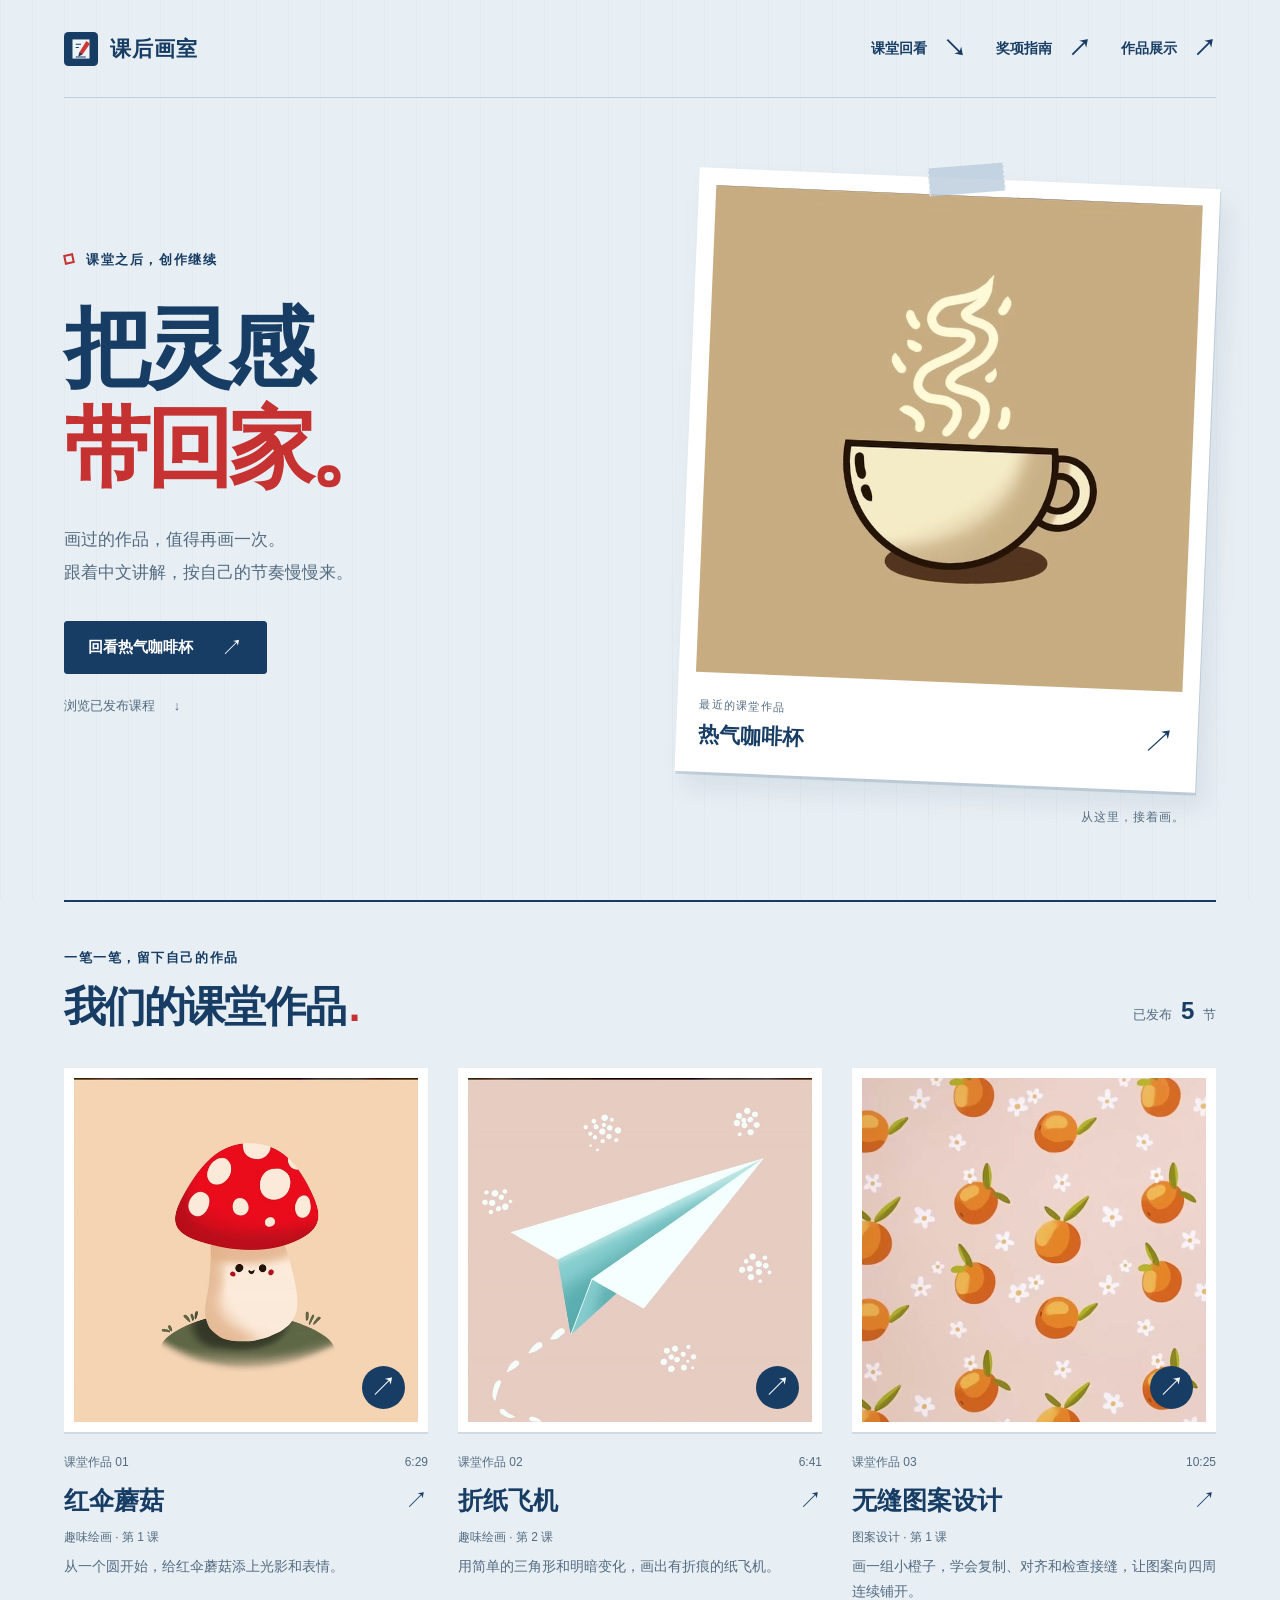
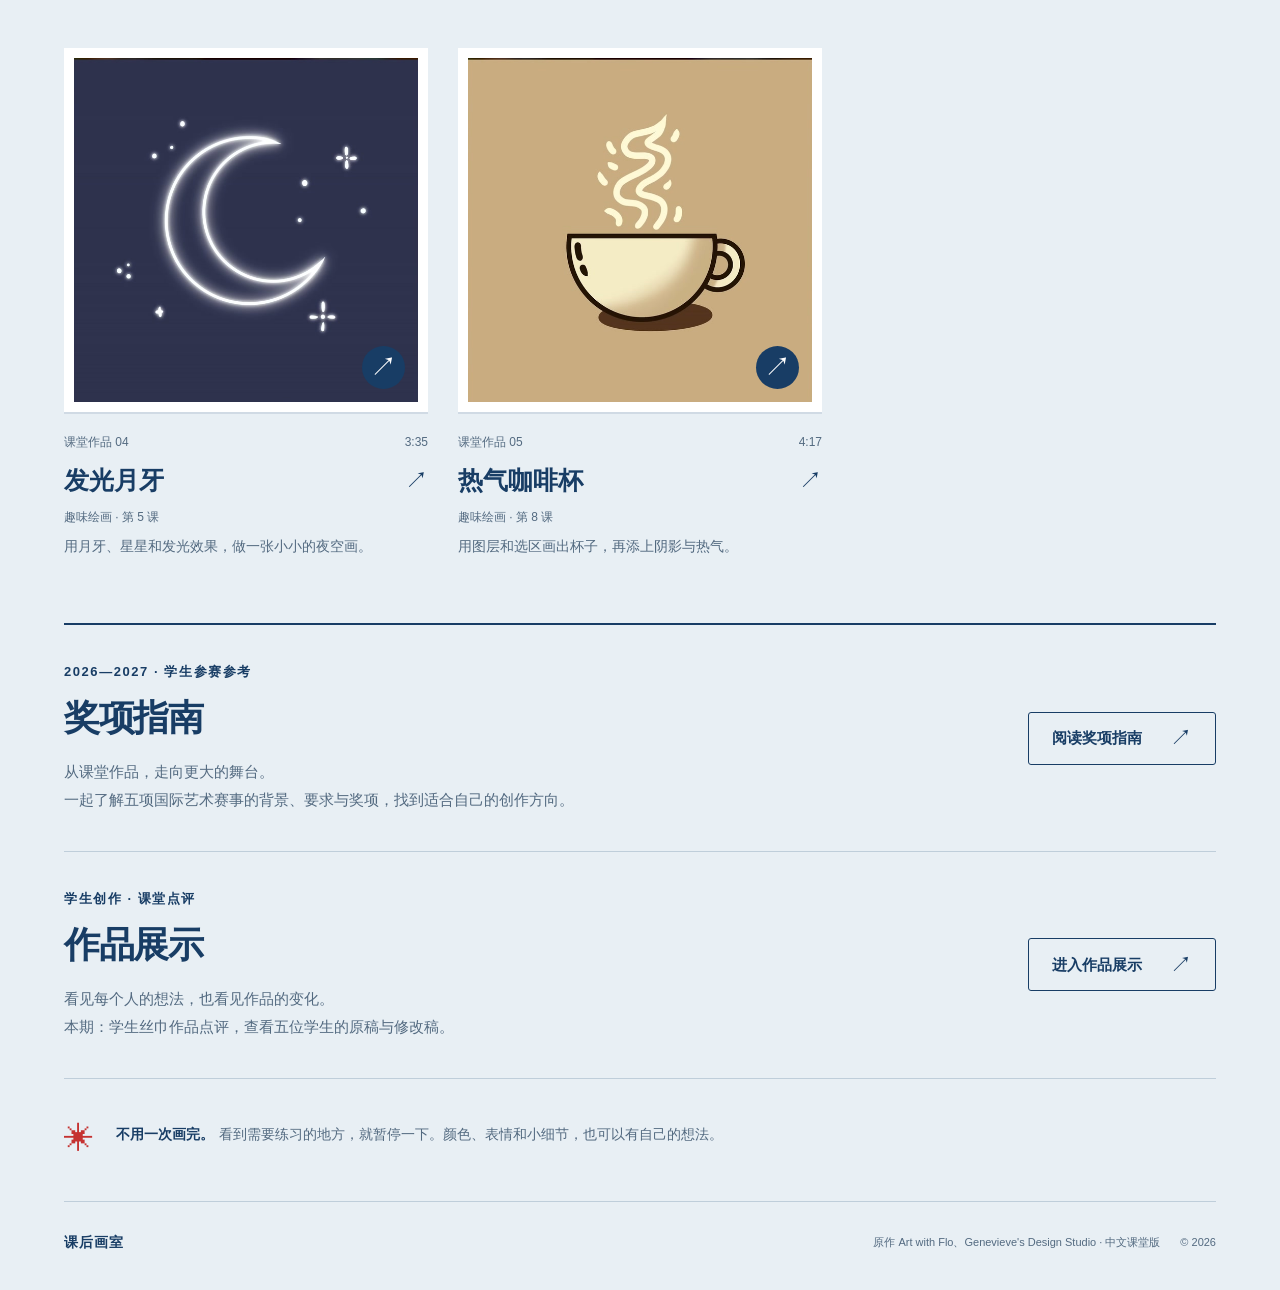
<file: index.html>
<!doctype html>
<html lang="zh-CN">
<head>
  <meta charset="utf-8">
  <meta name="viewport" content="width=device-width, initial-scale=1">
  <meta name="theme-color" content="#e8eff4">
  <meta name="robots" content="noindex, nofollow">
  <meta name="description" content="课后画室：回看课堂作品，跟着中文讲解，在家慢慢画。">
  <title>课后画室 · 把灵感带回家</title>
  <link rel="icon" href="./assets/icon.svg" type="image/svg+xml">
  <link rel="stylesheet" href="./assets/site.css">
</head>
<body class="home-page">
  <a class="skip-link" href="#main">跳到课程内容</a>
  <header class="site-header wrap">
    <a class="brand" href="./" aria-label="课后画室首页"><img src="./assets/icon.svg" width="34" height="34" alt=""><span>课后画室</span></a>
    <nav class="header-nav" aria-label="主导航">
      <a class="header-link" href="#lessons">课堂回看 <span aria-hidden="true">↘</span></a>
      <a class="header-link" href="./awards/">奖项指南 <span aria-hidden="true">↗</span></a>
      <a class="header-link" href="./showcase/">作品展示 <span aria-hidden="true">↗</span></a>
    </nav>
  </header>

  <main id="main">
    <section class="home-hero wrap" aria-labelledby="hero-heading">
      <div class="hero-copy">
        <p class="eyebrow"><span class="tiny-mark" aria-hidden="true"></span> 课堂之后，创作继续</p>
        <h1 id="hero-heading">把灵感<br><span>带回家。</span></h1>
        <p class="hero-description">画过的作品，值得再画一次。<br>跟着中文讲解，按自己的节奏慢慢来。</p>
        <a class="button primary" href="l/VNIhfm0OSdAI7K_mkIyEwQ/">回看热气咖啡杯 <span aria-hidden="true">↗</span></a>
        <a class="hero-index-link" href="#lessons">浏览已发布课程 <span aria-hidden="true">↓</span></a>
      </div>
      <a class="hero-art" href="l/VNIhfm0OSdAI7K_mkIyEwQ/" aria-label="回看：热气咖啡杯">
        <div class="art-pin" aria-hidden="true"></div>
        <div class="hero-art-paper"><img class="hero-art-image" src="assets/VNIhfm0OSdAI7K_mkIyEwQ.jpg" width="720" height="720" alt="热气咖啡杯课堂示范作品" fetchpriority="high"><div class="art-caption"><span>最近的课堂作品</span><strong>热气咖啡杯</strong><span class="art-open" aria-hidden="true">↗</span></div></div>
        <span class="art-note" aria-hidden="true">从这里，接着画。</span>
      </a>
    </section>

    <section class="lesson-collection wrap" id="lessons" aria-labelledby="lessons-heading">
      <div class="section-heading"><div><p class="eyebrow">一笔一笔，留下自己的作品</p><h2 id="lessons-heading">我们的课堂作品<span class="heading-dot" aria-hidden="true">.</span></h2></div><p class="published-count">已发布 <strong>5</strong> 节</p></div>
      <div class="lesson-grid"><article class="lesson-card"><a class="card-image-link" href="l/awlVylWXCOuDJbxlcm9bDA/" tabindex="-1" aria-hidden="true"><div class="card-image-frame"><img src="assets/awlVylWXCOuDJbxlcm9bDA.jpg" width="720" height="720" alt="" loading="lazy"></div><span class="card-play" aria-hidden="true">↗</span></a><div class="card-copy"><div class="card-kicker"><span>课堂作品 01</span><span>6:29</span></div><h3><a href="l/awlVylWXCOuDJbxlcm9bDA/">红伞蘑菇 <span aria-hidden="true">↗</span></a></h3><p class="series-label">趣味绘画 · 第 1 课</p><p>从一个圆开始，给红伞蘑菇添上光影和表情。</p></div></article>

<article class="lesson-card"><a class="card-image-link" href="l/0TWHu1DPAZ_sBBAA4zRdvg/" tabindex="-1" aria-hidden="true"><div class="card-image-frame"><img src="assets/0TWHu1DPAZ_sBBAA4zRdvg.jpg" width="720" height="720" alt="" loading="lazy"></div><span class="card-play" aria-hidden="true">↗</span></a><div class="card-copy"><div class="card-kicker"><span>课堂作品 02</span><span>6:41</span></div><h3><a href="l/0TWHu1DPAZ_sBBAA4zRdvg/">折纸飞机 <span aria-hidden="true">↗</span></a></h3><p class="series-label">趣味绘画 · 第 2 课</p><p>用简单的三角形和明暗变化，画出有折痕的纸飞机。</p></div></article>

<article class="lesson-card"><a class="card-image-link" href="l/iGVx2f7fR2mhx8bdkIx32Q/" tabindex="-1" aria-hidden="true"><div class="card-image-frame"><img src="assets/iGVx2f7fR2mhx8bdkIx32Q.jpg" width="720" height="720" alt="" loading="lazy"></div><span class="card-play" aria-hidden="true">↗</span></a><div class="card-copy"><div class="card-kicker"><span>课堂作品 03</span><span>10:25</span></div><h3><a href="l/iGVx2f7fR2mhx8bdkIx32Q/">无缝图案设计 <span aria-hidden="true">↗</span></a></h3><p class="series-label">图案设计 · 第 1 课</p><p>画一组小橙子，学会复制、对齐和检查接缝，让图案向四周连续铺开。</p></div></article>

<article class="lesson-card"><a class="card-image-link" href="l/a0CzxOFR4x_0K5dUgS87bQ/" tabindex="-1" aria-hidden="true"><div class="card-image-frame"><img src="assets/a0CzxOFR4x_0K5dUgS87bQ.jpg" width="720" height="720" alt="" loading="lazy"></div><span class="card-play" aria-hidden="true">↗</span></a><div class="card-copy"><div class="card-kicker"><span>课堂作品 04</span><span>3:35</span></div><h3><a href="l/a0CzxOFR4x_0K5dUgS87bQ/">发光月牙 <span aria-hidden="true">↗</span></a></h3><p class="series-label">趣味绘画 · 第 5 课</p><p>用月牙、星星和发光效果，做一张小小的夜空画。</p></div></article>

<article class="lesson-card"><a class="card-image-link" href="l/VNIhfm0OSdAI7K_mkIyEwQ/" tabindex="-1" aria-hidden="true"><div class="card-image-frame"><img src="assets/VNIhfm0OSdAI7K_mkIyEwQ.jpg" width="720" height="720" alt="" loading="lazy"></div><span class="card-play" aria-hidden="true">↗</span></a><div class="card-copy"><div class="card-kicker"><span>课堂作品 05</span><span>4:17</span></div><h3><a href="l/VNIhfm0OSdAI7K_mkIyEwQ/">热气咖啡杯 <span aria-hidden="true">↗</span></a></h3><p class="series-label">趣味绘画 · 第 8 课</p><p>用图层和选区画出杯子，再添上阴影与热气。</p></div></article>
</div>
    </section>

    <section class="awards-guide wrap" aria-labelledby="awards-heading">
      <div><p class="eyebrow">2026—2027 · 学生参赛参考</p><h2 id="awards-heading">奖项指南</h2><p class="awards-description">从课堂作品，走向更大的舞台。<br>一起了解五项国际艺术赛事的背景、要求与奖项，找到适合自己的创作方向。</p></div>
      <a class="button secondary" href="./awards/">阅读奖项指南 <span aria-hidden="true">↗</span></a>
    </section>

    <section class="awards-guide showcase-guide wrap" aria-labelledby="showcase-heading">
      <div><p class="eyebrow">学生创作 · 课堂点评</p><h2 id="showcase-heading">作品展示</h2><p class="awards-description">看见每个人的想法，也看见作品的变化。<br>本期：学生丝巾作品点评，查看五位学生的原稿与修改稿。</p></div>
      <a class="button secondary" href="./showcase/">进入作品展示 <span aria-hidden="true">↗</span></a>
    </section>

    <aside class="home-note wrap" aria-label="回看小建议"><span class="note-symbol" aria-hidden="true">✳</span><p><strong>不用一次画完。</strong>看到需要练习的地方，就暂停一下。颜色、表情和小细节，也可以有自己的想法。</p></aside>
  </main>
  <footer class="site-footer wrap"><a class="footer-brand" href="./">课后画室</a><p>原作 Art with Flo、Genevieve&#x27;s Design Studio · 中文课堂版</p><span>© 2026</span></footer>
</body>
</html>
</file>
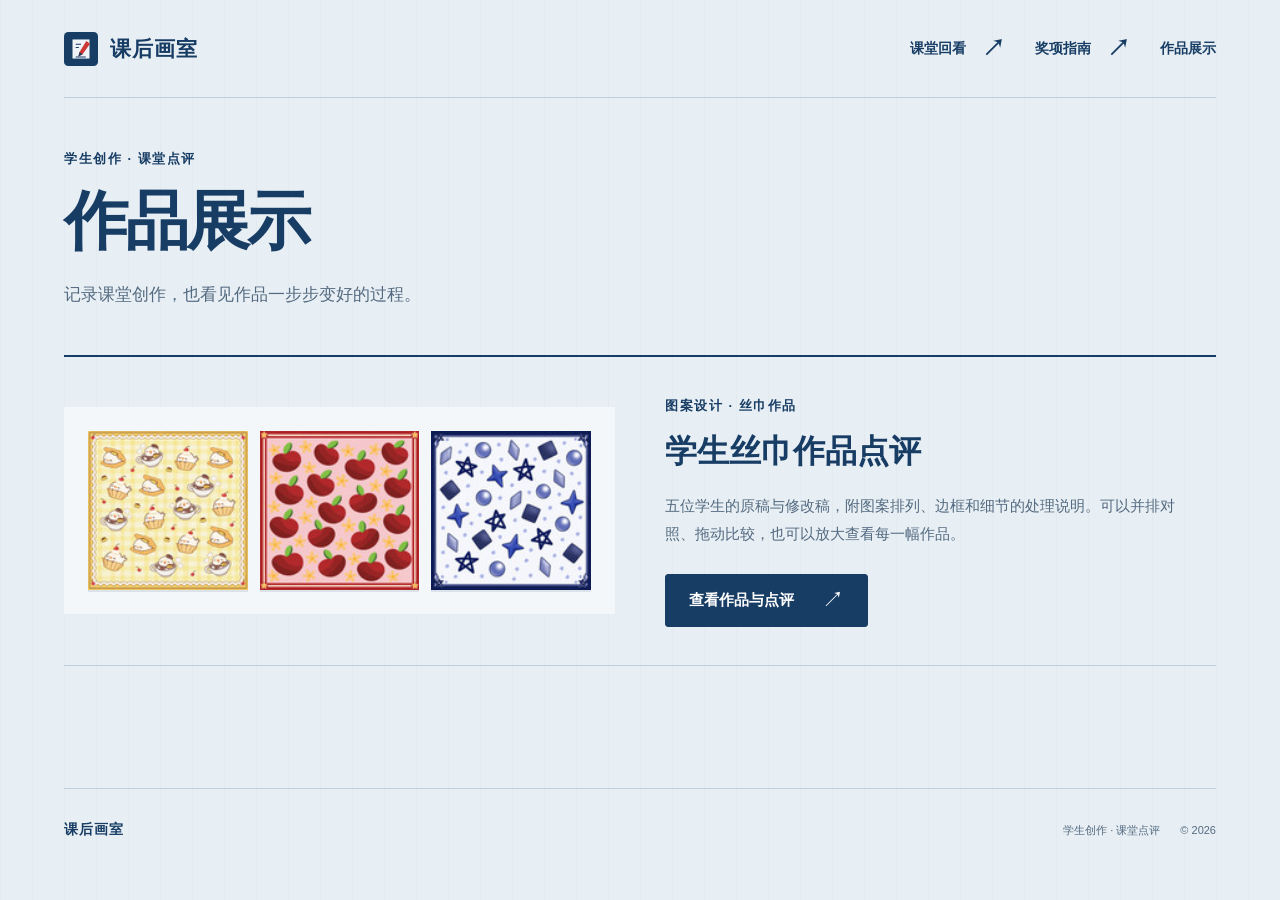
<file: showcase/index.html>
<!doctype html>
<html lang="zh-CN">
<head>
  <meta charset="utf-8">
  <meta name="viewport" content="width=device-width, initial-scale=1">
  <meta name="theme-color" content="#e8eff4">
  <meta name="robots" content="noindex, nofollow">
  <meta name="description" content="课后画室作品展示：学生创作、原稿与修改稿，以及课堂点评。">
  <title>作品展示 · 课后画室</title>
  <link rel="icon" href="../assets/icon.svg" type="image/svg+xml">
  <link rel="stylesheet" href="../assets/site.css">
</head>
<body>
  <a class="skip-link" href="#main">跳到作品内容</a>
  <header class="site-header wrap">
    <a class="brand" href="../" aria-label="课后画室首页"><img src="../assets/icon.svg" width="34" height="34" alt=""><span>课后画室</span></a>
    <nav class="header-nav" aria-label="主导航">
      <a class="header-link" href="../#lessons">课堂回看 <span aria-hidden="true">↗</span></a>
      <a class="header-link" href="../awards/">奖项指南 <span aria-hidden="true">↗</span></a>
      <a class="header-link" href="./" aria-current="page">作品展示</a>
    </nav>
  </header>
  <main id="main" class="showcase-main wrap">
    <div class="showcase-intro">
      <p class="eyebrow">学生创作 · 课堂点评</p>
      <h1>作品展示</h1>
      <p>记录课堂创作，也看见作品一步步变好的过程。</p>
    </div>
    <article class="showcase-entry" aria-labelledby="scarf-title">
      <a class="showcase-preview" href="./scarf-review/" aria-label="打开学生丝巾作品点评"><img src="[data-uri]" width="144" height="144" alt=""><img src="[data-uri]" width="144" height="144" alt=""><img src="[data-uri]" width="144" height="144" alt=""></a>
      <div>
        <p class="eyebrow">图案设计 · 丝巾作品</p>
        <h2 id="scarf-title"><a href="./scarf-review/">学生丝巾作品点评</a></h2>
        <p class="showcase-entry-description">五位学生的原稿与修改稿，附图案排列、边框和细节的处理说明。可以并排对照、拖动比较，也可以放大查看每一幅作品。</p>
        <a class="button primary" href="./scarf-review/">查看作品与点评 <span aria-hidden="true">↗</span></a>
      </div>
    </article>
  </main>
  <footer class="site-footer wrap"><a class="footer-brand" href="../">课后画室</a><p>学生创作 · 课堂点评</p><span>© 2026</span></footer>
</body>
</html>
</file>
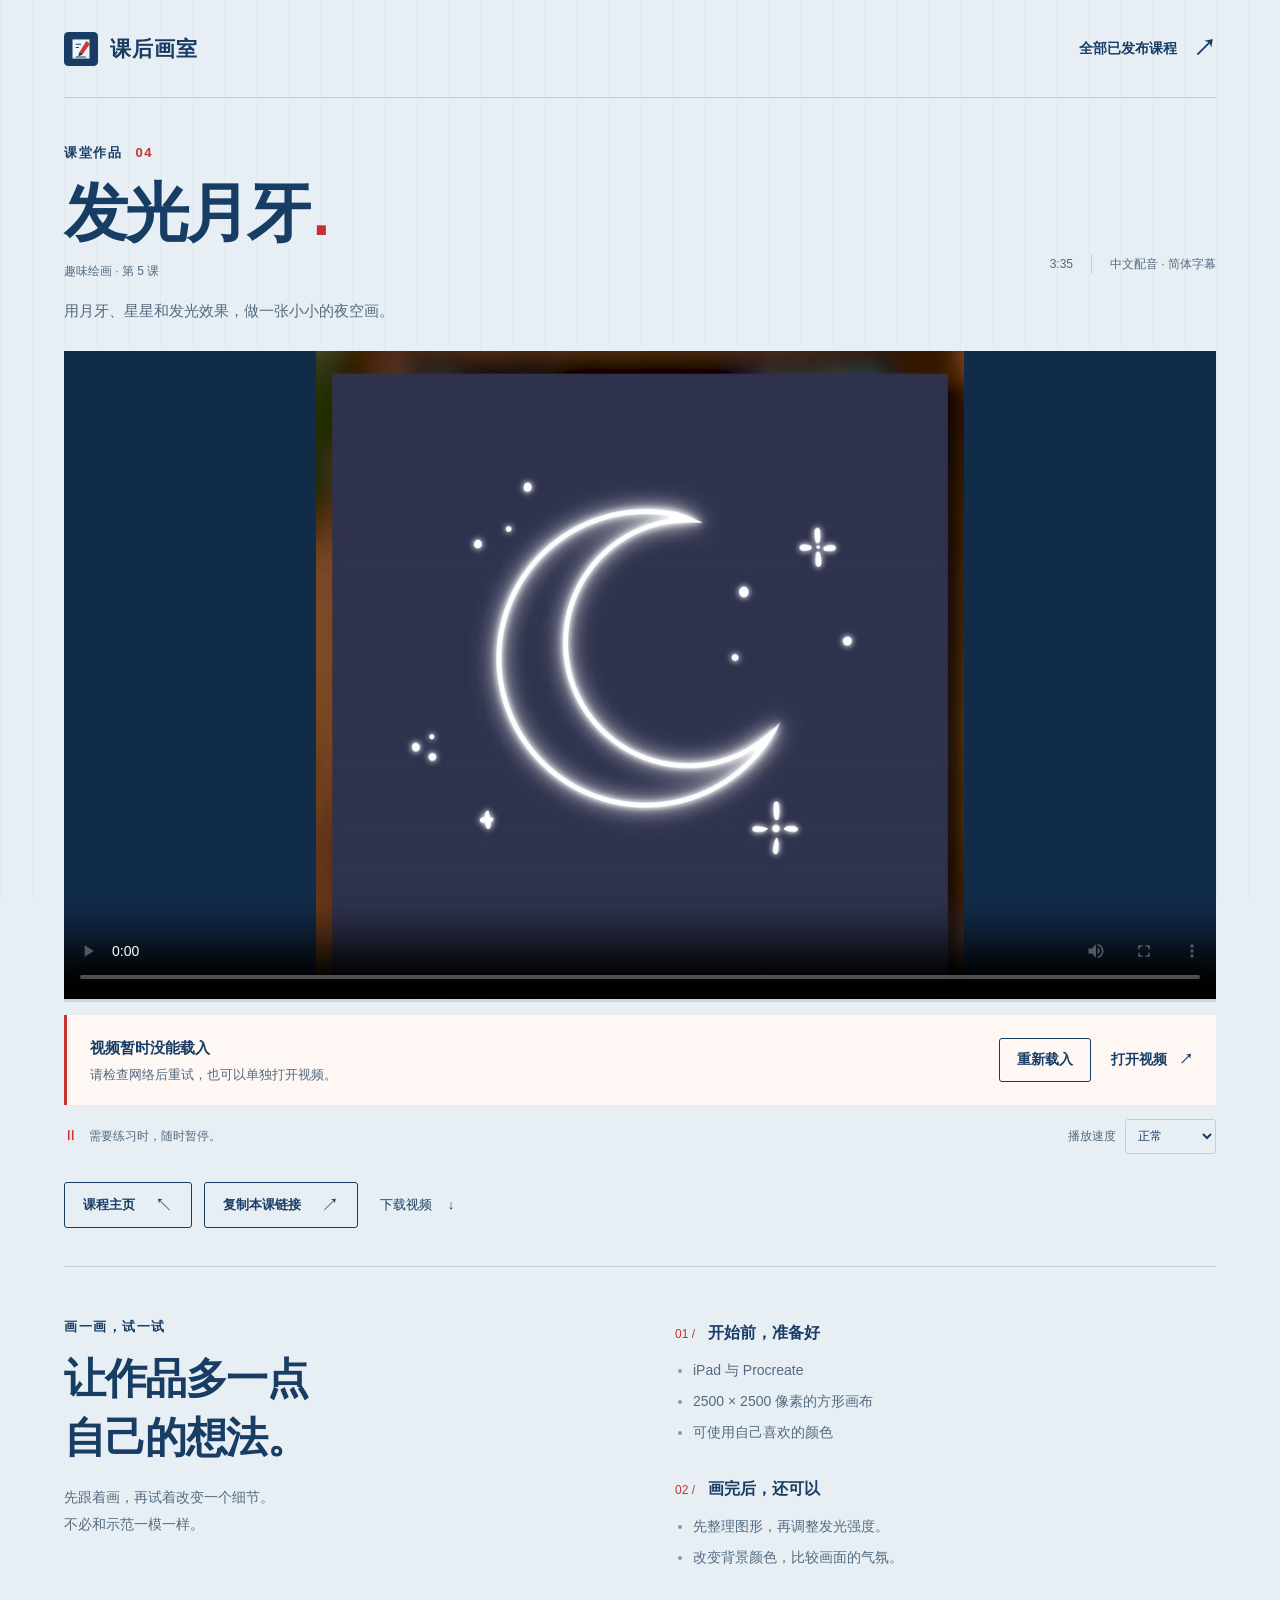
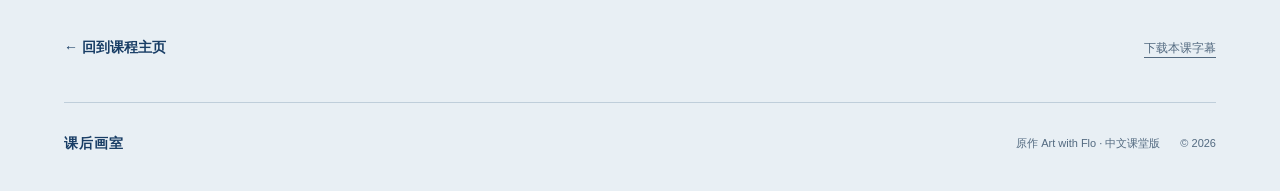
<file: l/a0CzxOFR4x_0K5dUgS87bQ/index.html>
<!doctype html>
<html lang="zh-CN">
<head>
  <meta charset="utf-8">
  <meta name="viewport" content="width=device-width, initial-scale=1">
  <meta name="theme-color" content="#e8eff4">
  <meta name="robots" content="noindex, nofollow">
  <meta name="description" content="用月牙、星星和发光效果，做一张小小的夜空画。">
  <title>发光月牙 · 课后画室</title>
  <link rel="icon" href="../../assets/icon.svg" type="image/svg+xml">
  <link rel="stylesheet" href="../../assets/site.css">
  <script src="../../assets/player.js" defer></script>
</head>
<body class="lesson-page">
  <a class="skip-link" href="#main">跳到课程内容</a>
  <header class="site-header wrap"><a class="brand" href="../../" aria-label="课后画室首页"><img src="../../assets/icon.svg" width="34" height="34" alt=""><span>课后画室</span></a><a class="header-link" href="../../">全部已发布课程 <span aria-hidden="true">↗</span></a></header>

  <main id="main" class="wrap lesson-main">
    <header class="lesson-heading"><div><p class="eyebrow">课堂作品 <span class="lesson-number">04</span></p><h1>发光月牙<span class="heading-dot" aria-hidden="true">.</span></h1><p class="series-label">趣味绘画 · 第 5 课</p></div><p class="lesson-meta"><span>3:35</span><span>中文配音 · 简体字幕</span></p></header>
    <p class="lesson-description">用月牙、星星和发光效果，做一张小小的夜空画。</p>

    <section class="watch-section" aria-label="发光月牙课程视频">
      <div class="video-shell"><video id="lesson-video" controls playsinline preload="metadata" poster="../../assets/a0CzxOFR4x_0K5dUgS87bQ.jpg" data-lesson="https://NilsonC-hub.github.io/after-class-art/l/a0CzxOFR4x_0K5dUgS87bQ/" aria-label="发光月牙教学视频"><source src="../../media/a0CzxOFR4x_0K5dUgS87bQ.mp4" type="video/mp4"><p>浏览器无法播放视频。<a href="../../media/a0CzxOFR4x_0K5dUgS87bQ.mp4">打开视频文件</a>继续观看。</p></video></div>
      <div class="player-loading" id="player-loading" role="status" hidden>正在载入视频，请稍候…</div>
      <div class="player-error" id="player-error" role="alert" hidden><div><strong>视频暂时没能载入</strong><p>请检查网络后重试，也可以单独打开视频。</p></div><div class="error-actions"><button class="button compact" id="retry-video" type="button">重新载入</button><a class="text-link" href="../../media/a0CzxOFR4x_0K5dUgS87bQ.mp4" target="_blank" rel="noopener">打开视频 <span aria-hidden="true">↗</span></a></div></div>
      <div class="player-toolbar"><p class="player-hint"><span aria-hidden="true">Ⅱ</span> 需要练习时，随时暂停。</p><label class="playback-speed" id="speed-control" hidden>播放速度 <select id="playback-speed" aria-label="播放速度"><option value="0.75">0.75 倍</option><option value="1" selected>正常</option><option value="1.25">1.25 倍</option><option value="1.5">1.5 倍</option></select></label></div>
      <div class="resume-note" id="resume-note" hidden><p id="resume-message"></p><button class="text-link" id="resume-video" type="button">接着看 <span aria-hidden="true">→</span></button><button class="resume-dismiss" id="dismiss-resume" type="button" aria-label="关闭继续播放提示">×</button></div>
    </section>

    <section class="lesson-tools" aria-label="课程分享与保存"><div class="tool-links"><a class="button secondary" href="../../">课程主页 <span aria-hidden="true">↖</span></a><button class="button secondary" id="copy-link" data-url="https://NilsonC-hub.github.io/after-class-art/l/a0CzxOFR4x_0K5dUgS87bQ/" type="button" hidden>复制本课链接 <span aria-hidden="true">↗</span></button><a class="download-link" href="../../media/a0CzxOFR4x_0K5dUgS87bQ.mp4" download>下载视频 <span aria-hidden="true">↓</span></a></div><p class="copy-status" id="copy-status" role="status" aria-live="polite"></p><div class="copy-fallback" id="copy-fallback" hidden><label for="share-url">长按或选中下方链接复制</label><input id="share-url" type="url" value="https://NilsonC-hub.github.io/after-class-art/l/a0CzxOFR4x_0K5dUgS87bQ/" readonly spellcheck="false" aria-label="本课分享链接"></div></section>

    <section class="practice-area" aria-label="课后练习"><div class="practice-intro"><p class="eyebrow">画一画，试一试</p><h2>让作品多一点<br>自己的想法。</h2><p>先跟着画，再试着改变一个细节。<br>不必和示范一模一样。</p></div><div class="practice-details"><section><h3><span aria-hidden="true">01 /</span> 开始前，准备好</h3><ul><li>iPad 与 Procreate</li><li>2500 × 2500 像素的方形画布</li><li>可使用自己喜欢的颜色</li></ul></section><section><h3><span aria-hidden="true">02 /</span> 画完后，还可以</h3><ul><li>先整理图形，再调整发光强度。</li><li>改变背景颜色，比较画面的气氛。</li></ul></section></div></section>
    <div class="lesson-bottom"><a class="text-link" href="../../">← 回到课程主页</a><a class="subtle-link" href="../../media/a0CzxOFR4x_0K5dUgS87bQ.srt" download>下载本课字幕</a></div>
  </main>
  <footer class="site-footer wrap"><a class="footer-brand" href="../../">课后画室</a><p>原作 Art with Flo · 中文课堂版</p><span>© 2026</span></footer>
</body>
</html>
</file>
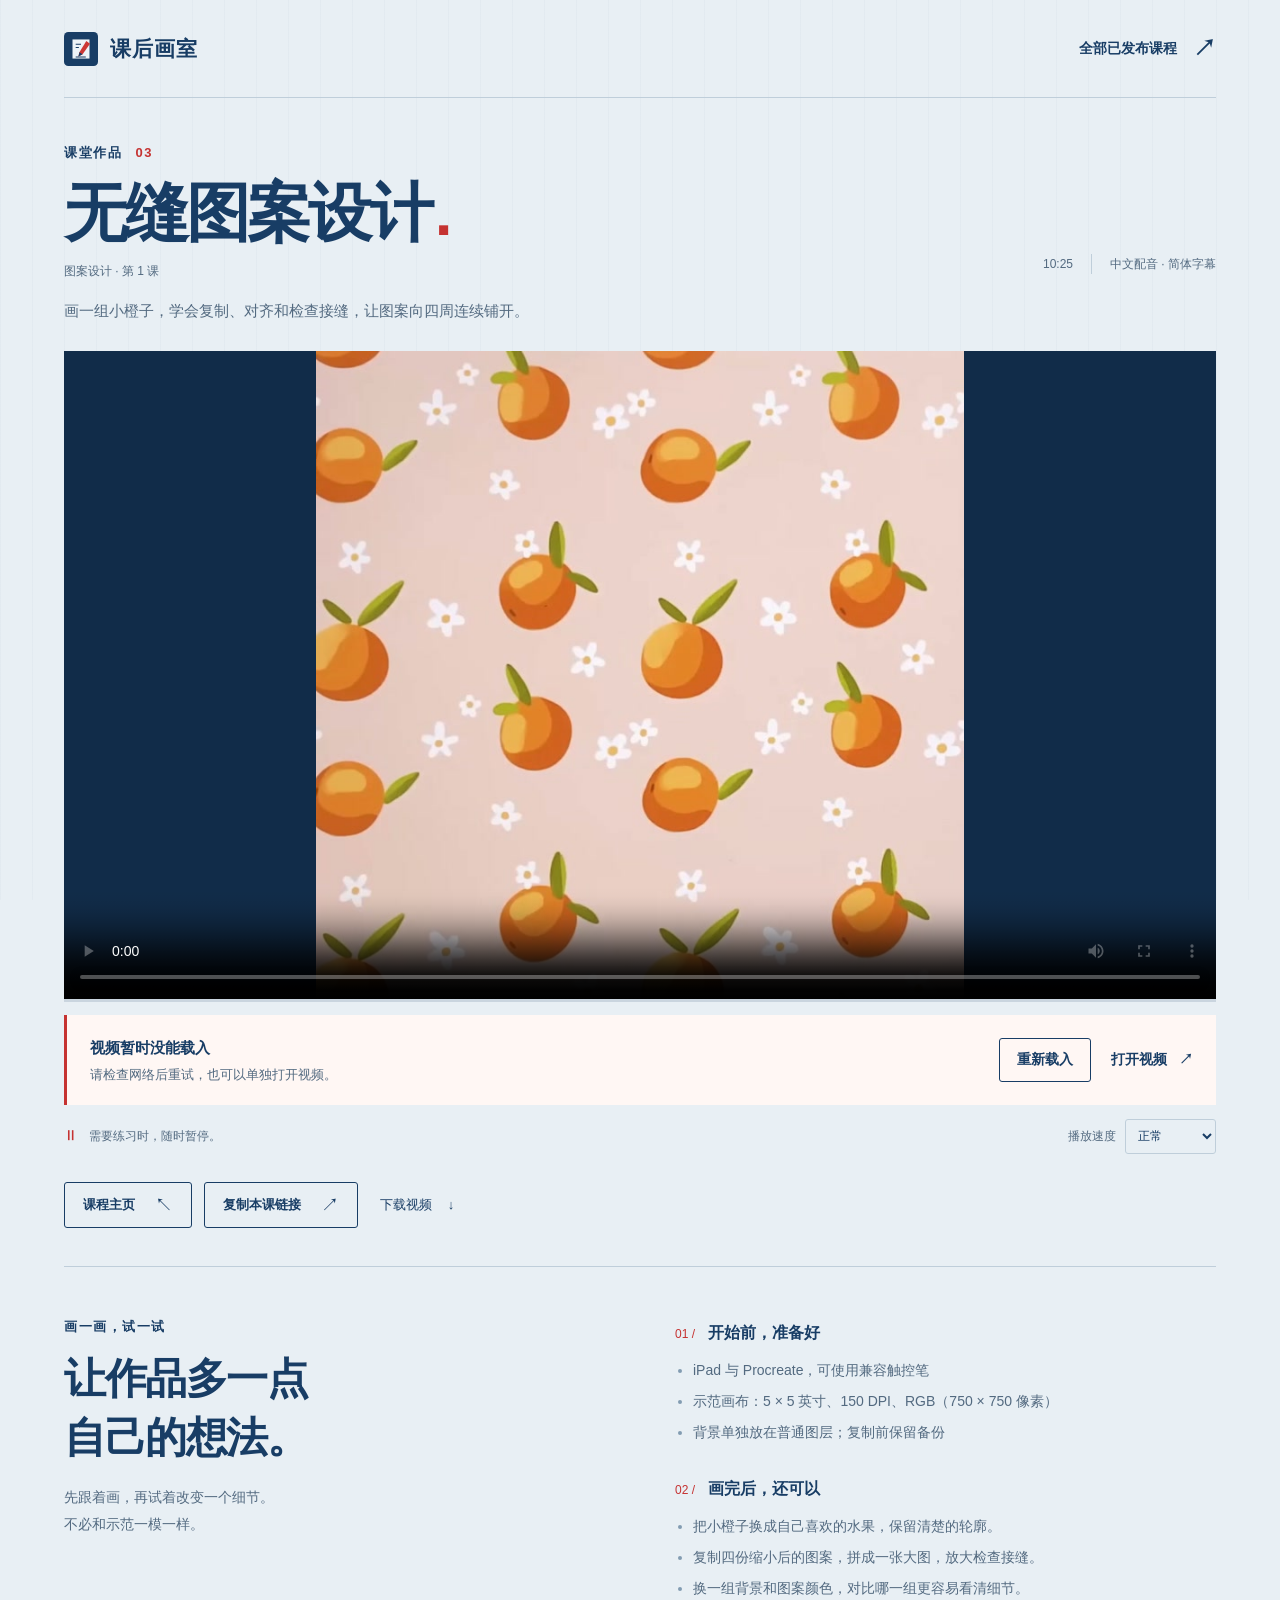
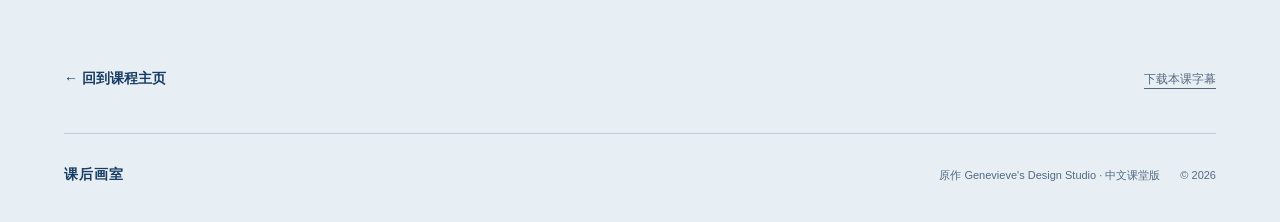
<file: l/iGVx2f7fR2mhx8bdkIx32Q/index.html>
<!doctype html>
<html lang="zh-CN">
<head>
  <meta charset="utf-8">
  <meta name="viewport" content="width=device-width, initial-scale=1">
  <meta name="theme-color" content="#e8eff4">
  <meta name="robots" content="noindex, nofollow">
  <meta name="description" content="画一组小橙子，学会复制、对齐和检查接缝，让图案向四周连续铺开。">
  <title>无缝图案设计 · 课后画室</title>
  <link rel="icon" href="../../assets/icon.svg" type="image/svg+xml">
  <link rel="stylesheet" href="../../assets/site.css">
  <script src="../../assets/player.js" defer></script>
</head>
<body class="lesson-page">
  <a class="skip-link" href="#main">跳到课程内容</a>
  <header class="site-header wrap"><a class="brand" href="../../" aria-label="课后画室首页"><img src="../../assets/icon.svg" width="34" height="34" alt=""><span>课后画室</span></a><a class="header-link" href="../../">全部已发布课程 <span aria-hidden="true">↗</span></a></header>

  <main id="main" class="wrap lesson-main">
    <header class="lesson-heading"><div><p class="eyebrow">课堂作品 <span class="lesson-number">03</span></p><h1>无缝图案设计<span class="heading-dot" aria-hidden="true">.</span></h1><p class="series-label">图案设计 · 第 1 课</p></div><p class="lesson-meta"><span>10:25</span><span>中文配音 · 简体字幕</span></p></header>
    <p class="lesson-description">画一组小橙子，学会复制、对齐和检查接缝，让图案向四周连续铺开。</p>

    <section class="watch-section" aria-label="无缝图案设计课程视频">
      <div class="video-shell"><video id="lesson-video" controls playsinline preload="metadata" poster="../../assets/iGVx2f7fR2mhx8bdkIx32Q.jpg" data-lesson="https://NilsonC-hub.github.io/after-class-art/l/iGVx2f7fR2mhx8bdkIx32Q/" aria-label="无缝图案设计教学视频"><source src="../../media/iGVx2f7fR2mhx8bdkIx32Q.mp4" type="video/mp4"><p>浏览器无法播放视频。<a href="../../media/iGVx2f7fR2mhx8bdkIx32Q.mp4">打开视频文件</a>继续观看。</p></video></div>
      <div class="player-loading" id="player-loading" role="status" hidden>正在载入视频，请稍候…</div>
      <div class="player-error" id="player-error" role="alert" hidden><div><strong>视频暂时没能载入</strong><p>请检查网络后重试，也可以单独打开视频。</p></div><div class="error-actions"><button class="button compact" id="retry-video" type="button">重新载入</button><a class="text-link" href="../../media/iGVx2f7fR2mhx8bdkIx32Q.mp4" target="_blank" rel="noopener">打开视频 <span aria-hidden="true">↗</span></a></div></div>
      <div class="player-toolbar"><p class="player-hint"><span aria-hidden="true">Ⅱ</span> 需要练习时，随时暂停。</p><label class="playback-speed" id="speed-control" hidden>播放速度 <select id="playback-speed" aria-label="播放速度"><option value="0.75">0.75 倍</option><option value="1" selected>正常</option><option value="1.25">1.25 倍</option><option value="1.5">1.5 倍</option></select></label></div>
      <div class="resume-note" id="resume-note" hidden><p id="resume-message"></p><button class="text-link" id="resume-video" type="button">接着看 <span aria-hidden="true">→</span></button><button class="resume-dismiss" id="dismiss-resume" type="button" aria-label="关闭继续播放提示">×</button></div>
    </section>

    <section class="lesson-tools" aria-label="课程分享与保存"><div class="tool-links"><a class="button secondary" href="../../">课程主页 <span aria-hidden="true">↖</span></a><button class="button secondary" id="copy-link" data-url="https://NilsonC-hub.github.io/after-class-art/l/iGVx2f7fR2mhx8bdkIx32Q/" type="button" hidden>复制本课链接 <span aria-hidden="true">↗</span></button><a class="download-link" href="../../media/iGVx2f7fR2mhx8bdkIx32Q.mp4" download>下载视频 <span aria-hidden="true">↓</span></a></div><p class="copy-status" id="copy-status" role="status" aria-live="polite"></p><div class="copy-fallback" id="copy-fallback" hidden><label for="share-url">长按或选中下方链接复制</label><input id="share-url" type="url" value="https://NilsonC-hub.github.io/after-class-art/l/iGVx2f7fR2mhx8bdkIx32Q/" readonly spellcheck="false" aria-label="本课分享链接"></div></section>

    <section class="practice-area" aria-label="课后练习"><div class="practice-intro"><p class="eyebrow">画一画，试一试</p><h2>让作品多一点<br>自己的想法。</h2><p>先跟着画，再试着改变一个细节。<br>不必和示范一模一样。</p></div><div class="practice-details"><section><h3><span aria-hidden="true">01 /</span> 开始前，准备好</h3><ul><li>iPad 与 Procreate，可使用兼容触控笔</li><li>示范画布：5 × 5 英寸、150 DPI、RGB（750 × 750 像素）</li><li>背景单独放在普通图层；复制前保留备份</li></ul></section><section><h3><span aria-hidden="true">02 /</span> 画完后，还可以</h3><ul><li>把小橙子换成自己喜欢的水果，保留清楚的轮廓。</li><li>复制四份缩小后的图案，拼成一张大图，放大检查接缝。</li><li>换一组背景和图案颜色，对比哪一组更容易看清细节。</li></ul></section></div></section>
    <div class="lesson-bottom"><a class="text-link" href="../../">← 回到课程主页</a><a class="subtle-link" href="../../media/iGVx2f7fR2mhx8bdkIx32Q.srt" download>下载本课字幕</a></div>
  </main>
  <footer class="site-footer wrap"><a class="footer-brand" href="../../">课后画室</a><p>原作 Genevieve&#x27;s Design Studio · 中文课堂版</p><span>© 2026</span></footer>
</body>
</html>
</file>
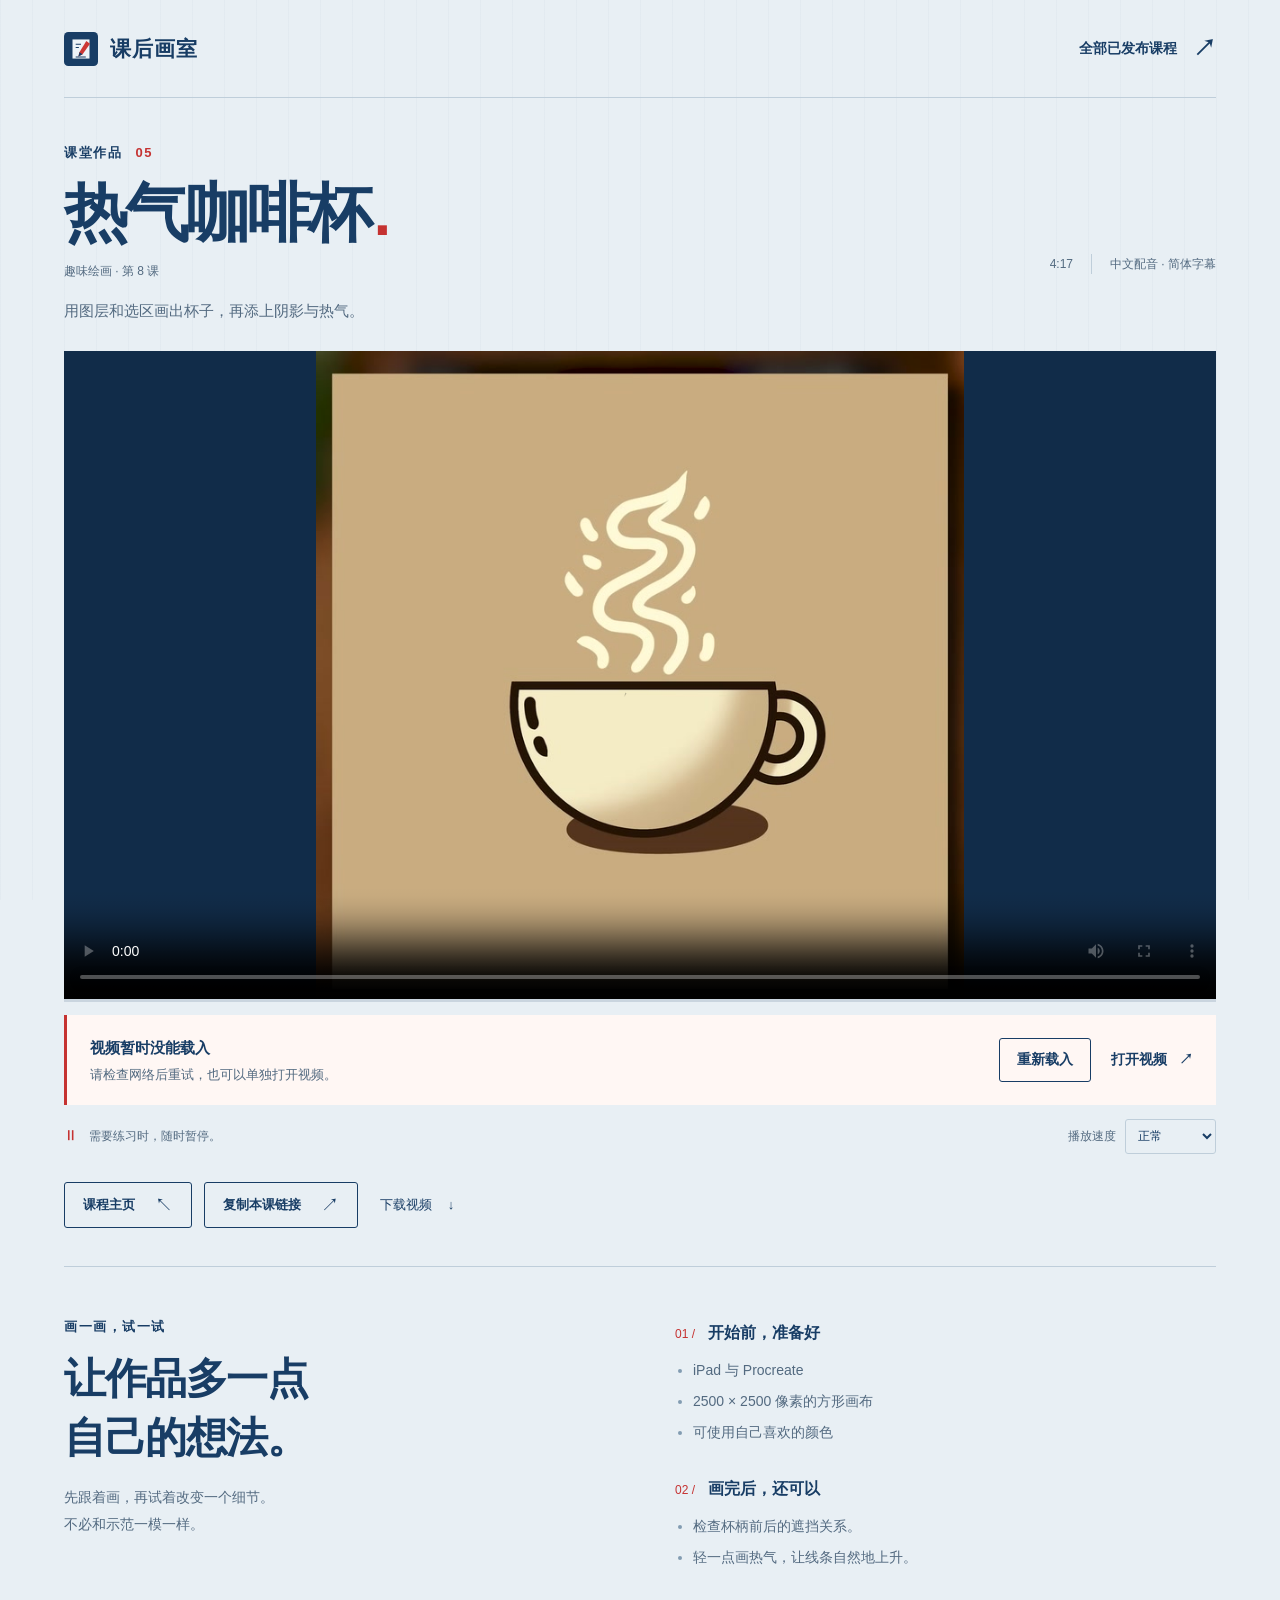
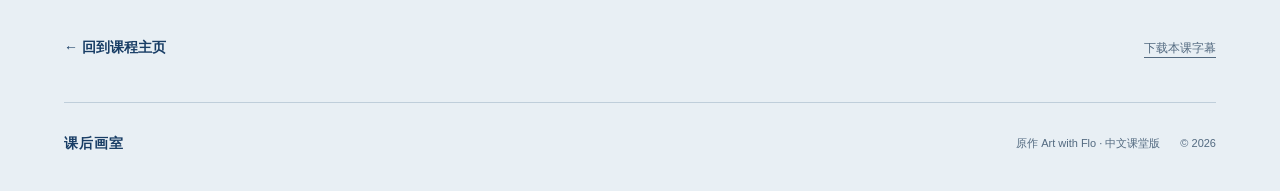
<file: l/VNIhfm0OSdAI7K_mkIyEwQ/index.html>
<!doctype html>
<html lang="zh-CN">
<head>
  <meta charset="utf-8">
  <meta name="viewport" content="width=device-width, initial-scale=1">
  <meta name="theme-color" content="#e8eff4">
  <meta name="robots" content="noindex, nofollow">
  <meta name="description" content="用图层和选区画出杯子，再添上阴影与热气。">
  <title>热气咖啡杯 · 课后画室</title>
  <link rel="icon" href="../../assets/icon.svg" type="image/svg+xml">
  <link rel="stylesheet" href="../../assets/site.css">
  <script src="../../assets/player.js" defer></script>
</head>
<body class="lesson-page">
  <a class="skip-link" href="#main">跳到课程内容</a>
  <header class="site-header wrap"><a class="brand" href="../../" aria-label="课后画室首页"><img src="../../assets/icon.svg" width="34" height="34" alt=""><span>课后画室</span></a><a class="header-link" href="../../">全部已发布课程 <span aria-hidden="true">↗</span></a></header>

  <main id="main" class="wrap lesson-main">
    <header class="lesson-heading"><div><p class="eyebrow">课堂作品 <span class="lesson-number">05</span></p><h1>热气咖啡杯<span class="heading-dot" aria-hidden="true">.</span></h1><p class="series-label">趣味绘画 · 第 8 课</p></div><p class="lesson-meta"><span>4:17</span><span>中文配音 · 简体字幕</span></p></header>
    <p class="lesson-description">用图层和选区画出杯子，再添上阴影与热气。</p>

    <section class="watch-section" aria-label="热气咖啡杯课程视频">
      <div class="video-shell"><video id="lesson-video" controls playsinline preload="metadata" poster="../../assets/VNIhfm0OSdAI7K_mkIyEwQ.jpg" data-lesson="https://NilsonC-hub.github.io/after-class-art/l/VNIhfm0OSdAI7K_mkIyEwQ/" aria-label="热气咖啡杯教学视频"><source src="../../media/VNIhfm0OSdAI7K_mkIyEwQ.mp4" type="video/mp4"><p>浏览器无法播放视频。<a href="../../media/VNIhfm0OSdAI7K_mkIyEwQ.mp4">打开视频文件</a>继续观看。</p></video></div>
      <div class="player-loading" id="player-loading" role="status" hidden>正在载入视频，请稍候…</div>
      <div class="player-error" id="player-error" role="alert" hidden><div><strong>视频暂时没能载入</strong><p>请检查网络后重试，也可以单独打开视频。</p></div><div class="error-actions"><button class="button compact" id="retry-video" type="button">重新载入</button><a class="text-link" href="../../media/VNIhfm0OSdAI7K_mkIyEwQ.mp4" target="_blank" rel="noopener">打开视频 <span aria-hidden="true">↗</span></a></div></div>
      <div class="player-toolbar"><p class="player-hint"><span aria-hidden="true">Ⅱ</span> 需要练习时，随时暂停。</p><label class="playback-speed" id="speed-control" hidden>播放速度 <select id="playback-speed" aria-label="播放速度"><option value="0.75">0.75 倍</option><option value="1" selected>正常</option><option value="1.25">1.25 倍</option><option value="1.5">1.5 倍</option></select></label></div>
      <div class="resume-note" id="resume-note" hidden><p id="resume-message"></p><button class="text-link" id="resume-video" type="button">接着看 <span aria-hidden="true">→</span></button><button class="resume-dismiss" id="dismiss-resume" type="button" aria-label="关闭继续播放提示">×</button></div>
    </section>

    <section class="lesson-tools" aria-label="课程分享与保存"><div class="tool-links"><a class="button secondary" href="../../">课程主页 <span aria-hidden="true">↖</span></a><button class="button secondary" id="copy-link" data-url="https://NilsonC-hub.github.io/after-class-art/l/VNIhfm0OSdAI7K_mkIyEwQ/" type="button" hidden>复制本课链接 <span aria-hidden="true">↗</span></button><a class="download-link" href="../../media/VNIhfm0OSdAI7K_mkIyEwQ.mp4" download>下载视频 <span aria-hidden="true">↓</span></a></div><p class="copy-status" id="copy-status" role="status" aria-live="polite"></p><div class="copy-fallback" id="copy-fallback" hidden><label for="share-url">长按或选中下方链接复制</label><input id="share-url" type="url" value="https://NilsonC-hub.github.io/after-class-art/l/VNIhfm0OSdAI7K_mkIyEwQ/" readonly spellcheck="false" aria-label="本课分享链接"></div></section>

    <section class="practice-area" aria-label="课后练习"><div class="practice-intro"><p class="eyebrow">画一画，试一试</p><h2>让作品多一点<br>自己的想法。</h2><p>先跟着画，再试着改变一个细节。<br>不必和示范一模一样。</p></div><div class="practice-details"><section><h3><span aria-hidden="true">01 /</span> 开始前，准备好</h3><ul><li>iPad 与 Procreate</li><li>2500 × 2500 像素的方形画布</li><li>可使用自己喜欢的颜色</li></ul></section><section><h3><span aria-hidden="true">02 /</span> 画完后，还可以</h3><ul><li>检查杯柄前后的遮挡关系。</li><li>轻一点画热气，让线条自然地上升。</li></ul></section></div></section>
    <div class="lesson-bottom"><a class="text-link" href="../../">← 回到课程主页</a><a class="subtle-link" href="../../media/VNIhfm0OSdAI7K_mkIyEwQ.srt" download>下载本课字幕</a></div>
  </main>
  <footer class="site-footer wrap"><a class="footer-brand" href="../../">课后画室</a><p>原作 Art with Flo · 中文课堂版</p><span>© 2026</span></footer>
</body>
</html>
</file>
<file: assets/site.css>
@charset "UTF-8";
.awards-guide.showcase-guide{margin-top:0;border-top:0}.showcase-main{padding:50px 0 70px;min-height:calc(100vh - 210px)}.showcase-intro{margin-bottom:45px}.showcase-intro h1{font-size:clamp(40px,5vw,66px);line-height:1.23;letter-spacing:-.045em;margin:12px 0 20px}.showcase-intro>p:last-child{color:var(--muted);font-size:17px}.showcase-entry{display:grid;grid-template-columns:1fr 1fr;gap:50px;align-items:center;padding:38px 0;border-top:2px solid var(--ink);border-bottom:1px solid var(--rule)}.showcase-entry h2{font-size:32px;line-height:1.4;margin:12px 0 18px}.showcase-entry h2 a:hover{color:var(--red)}.showcase-entry-description{color:var(--muted);font-size:15px;line-height:1.9;margin-bottom:25px;max-width:34em}.showcase-preview{display:grid;grid-template-columns:repeat(3,1fr);gap:12px;padding:24px;background:var(--paper-light)}.showcase-preview img{width:100%;height:auto;aspect-ratio:1;object-fit:contain;background:white;box-shadow:0 2px 0 rgba(24,61,101,.11)}
.header-nav{display:flex;align-items:center;gap:30px;flex-wrap:wrap}.awards-guide{display:flex;align-items:center;justify-content:space-between;gap:36px;margin-top:64px;padding:36px 0;border-top:2px solid var(--ink);border-bottom:1px solid var(--rule)}.awards-guide h2{font-size:36px;line-height:1.3;margin:12px 0 16px;letter-spacing:-.035em}.awards-description{font-size:15px;line-height:1.9;color:var(--muted)}.awards-guide .button{flex-shrink:0}.awards-guide+.home-note{margin-top:0;border-top:0}
:root{--paper:#e8eff4;--paper-light:#f4f7f9;--ink:#183d65;--muted:#536a80;--red:#c53231;--white:#fff;--rule:#bfceda;--focus:#0751b5;--font:"PingFang SC","Microsoft YaHei","Noto Sans CJK SC",sans-serif;--display:"PingFang SC","Microsoft YaHei",sans-serif;--wrap:1240px;--gutter:clamp(22px,5vw,72px)}
*{box-sizing:border-box}html{scroll-behavior:smooth;scroll-padding-top:32px}body{margin:0;background:var(--paper);color:var(--ink);font-family:var(--font);font-size:16px;line-height:1.7;-webkit-text-size-adjust:100%}body::before{content:"";position:fixed;inset:0;pointer-events:none;z-index:-1;background-image:linear-gradient(to right,rgba(24,61,101,.025) 1px,transparent 1px);background-size:32px 100%}a{color:inherit;text-decoration:none}button,input,select{font:inherit}button,select{color:inherit}button{cursor:pointer}button,a,input,select{-webkit-tap-highlight-color:transparent}button{border:0}button:focus-visible,a:focus-visible,input:focus-visible,select:focus-visible,video:focus-visible{outline:3px solid var(--focus);outline-offset:5px}button:disabled{cursor:wait;opacity:.7}img{max-width:100%;display:block}h1,h2,h3,p{margin:0}h1,h2,h3{font-family:var(--display)}[hidden]{display:none!important}.wrap{width:min(var(--wrap),calc(100% - var(--gutter)*2));margin-inline:auto}.skip-link{position:fixed;z-index:20;top:12px;left:12px;padding:12px 20px;background:var(--ink);color:white;transform:translateY(-160%)}.skip-link:focus{transform:translateY(0)}
.site-header{display:flex;align-items:center;justify-content:space-between;min-height:98px;border-bottom:1px solid var(--rule);gap:20px}.brand{display:inline-flex;align-items:center;gap:12px;font-size:21px;font-weight:750;letter-spacing:.05em;flex-shrink:0}.brand img{width:34px;height:34px}.header-link{display:inline-flex;align-items:center;gap:16px;font-size:14px;font-weight:650;padding-block:10px}.header-link span{font-size:23px;line-height:1}.header-link:hover,.text-link:hover,.subtle-link:hover,.download-link:hover{color:var(--red)}
.home-hero{display:grid;grid-template-columns:1.02fr 1fr;gap:clamp(32px,6vw,88px);padding-top:76px;padding-bottom:104px;align-items:center}.eyebrow{font-size:13px;letter-spacing:.12em;font-weight:650}.tiny-mark{display:inline-block;width:10px;height:10px;border:2px solid var(--red);margin-right:7px;transform:rotate(-12deg)}.hero-copy h1{font-weight:800;font-size:clamp(56px,6.8vw,94px);line-height:1.14;letter-spacing:-.06em;margin:27px 0 26px;max-width:7em}.hero-copy h1 span{color:var(--red)}.hero-description{font-size:17px;line-height:1.95;color:var(--muted);margin-bottom:32px}.button{display:inline-flex;align-items:center;justify-content:center;gap:28px;min-height:53px;padding:13px 23px;font-size:15px;line-height:1.5;font-weight:650;border:1px solid var(--ink);border-radius:3px;transition:background-color .18s,color .18s,transform .18s}.button span{font-size:22px;font-weight:400;line-height:1}.button:hover{transform:translateY(-2px)}.button:active{transform:translateY(0)}.button.primary{background:var(--ink);color:white}.button.primary:hover{background:#0c2d50}.button.secondary{background:transparent}.button.secondary:hover,.button.compact:hover{background:var(--ink);color:white}.button.compact{min-height:44px;padding:9px 17px;font-size:14px;background:transparent;white-space:nowrap}.hero-index-link{display:block;width:max-content;margin-top:18px;font-size:13px;padding-block:3px;color:var(--muted)}.hero-index-link span{margin-left:15px}.hero-index-link:hover{color:var(--ink);text-decoration:underline;text-underline-offset:5px}
.hero-art{position:relative;display:block;margin:4px 8px 14px 3px;transform:rotate(2.4deg);transition:transform .28s}.hero-art:hover{transform:rotate(1deg) translateY(-4px)}.hero-art-paper{background:var(--white);padding:16px 16px 0;box-shadow:1px 3px 0 rgba(24,61,101,.14),9px 15px 26px rgba(24,61,101,.09);overflow:hidden}.hero-art-image{width:100%;height:auto;aspect-ratio:1;object-fit:cover;clip-path:inset(3.5%);margin:-3.5%;max-width:none;width:107%;filter:saturate(.97)}.art-pin{position:absolute;top:-13px;left:44%;width:76px;height:28px;background:rgba(188,206,221,.82);z-index:1;transform:rotate(-7deg);border-left:1px dashed rgba(255,255,255,.7);border-right:1px dashed rgba(255,255,255,.7)}.art-caption{position:relative;display:grid;grid-template-columns:1fr auto;gap:2px 12px;padding:22px 6px 20px}.art-caption>span:first-child{grid-column:1;font-size:11px;letter-spacing:.12em;color:var(--muted)}.art-caption strong{font-size:21px;font-weight:700}.art-caption .art-open{grid-column:2;grid-row:1/3;align-self:center;font-size:33px;font-weight:300}.art-note{position:absolute;bottom:-38px;right:10px;font-size:12px;letter-spacing:.08em;color:var(--muted);transform:rotate(-2.4deg)}
.lesson-collection{padding-top:45px;border-top:2px solid var(--ink);scroll-margin-top:30px}.section-heading{display:flex;align-items:flex-end;justify-content:space-between;gap:24px;margin-bottom:34px}.section-heading h2{font-size:clamp(27px,3.3vw,42px);font-weight:750;line-height:1.3;letter-spacing:-.045em;margin-top:11px}.heading-dot{color:var(--red);padding-left:4px}.published-count{font-size:13px;color:var(--muted);white-space:nowrap;padding-bottom:3px}.published-count strong{font-size:24px;color:var(--ink);font-weight:650;padding:0 5px}.lesson-grid{display:grid;grid-template-columns:repeat(3,minmax(0,1fr));column-gap:30px;row-gap:44px}.lesson-card{min-width:0}.card-image-link{display:block;position:relative;background:#fff;padding:10px;box-shadow:0 2px 0 rgba(24,61,101,.11)}.card-image-frame{aspect-ratio:1;overflow:hidden;background:#f4d0a9}.card-image-frame img{width:100%;height:100%;object-fit:cover;transform:scale(1.065);transition:transform .35s}.card-image-link:hover img,.lesson-card:focus-within .card-image-frame img{transform:scale(1.10)}.card-play{position:absolute;bottom:23px;right:23px;display:grid;place-items:center;width:43px;height:43px;border-radius:50%;background:var(--ink);color:white;font-size:27px;line-height:1}.card-copy{padding:20px 0 0}.card-kicker{display:flex;justify-content:space-between;gap:20px;color:var(--muted);font-size:12px}.card-copy h3{font-size:25px;line-height:1.4;margin:10px 0}.card-copy h3 a{display:flex;align-items:center;justify-content:space-between;gap:20px}.card-copy h3 a:hover{color:var(--red)}.card-copy h3 span{font-size:23px;font-weight:400}.card-copy p{font-size:14px;line-height:1.8;color:var(--muted)}.home-note{display:flex;align-items:flex-start;gap:22px;padding-top:42px;padding-bottom:44px;margin-top:63px;border-top:1px solid var(--rule)}.home-note p{font-size:14px;line-height:1.9;max-width:46em;color:var(--muted)}.home-note strong{font-weight:650;color:var(--ink);margin-right:5px}.note-symbol{font-size:30px;line-height:1.2;color:var(--red)}.site-footer{border-top:1px solid var(--rule);padding-block:29px 35px;display:flex;align-items:center;gap:20px;color:var(--muted);font-size:11px}.footer-brand{color:var(--ink);font-size:14px;font-weight:700;letter-spacing:.06em}.site-footer p{margin-left:auto}.site-footer>span{font-variant-numeric:tabular-nums}
.lesson-main{padding-top:44px}.lesson-heading{display:flex;align-items:flex-end;justify-content:space-between;gap:30px}.lesson-number{font-variant-numeric:tabular-nums;margin-left:8px;color:var(--red)}.lesson-heading h1{font-size:clamp(40px,5vw,66px);line-height:1.23;letter-spacing:-.045em;font-weight:750;margin-top:10px}.lesson-meta{display:flex;gap:18px;align-items:center;font-size:12px;color:var(--muted);padding-bottom:7px;white-space:nowrap}.lesson-meta span+span{border-left:1px solid var(--rule);padding-left:18px}.lesson-description{color:var(--muted);font-size:15px;margin-top:17px;margin-bottom:27px;max-width:58em}.watch-section{position:relative}.video-shell{background:#112c49;box-shadow:0 3px 0 rgba(24,61,101,.14);overflow:hidden}.video-shell video{display:block;width:100%;height:auto;aspect-ratio:16/9;background:#112c49;object-fit:contain}.player-toolbar{display:flex;justify-content:space-between;align-items:center;gap:20px;padding:14px 0 16px;font-size:12px;color:var(--muted);min-height:57px}.player-hint span{font-size:13px;font-weight:750;color:var(--red);display:inline-block;margin-right:9px}.playback-speed{display:flex;align-items:center;gap:9px;white-space:nowrap;font-size:12px}.playback-speed select{background:transparent;border:1px solid var(--rule);border-radius:3px;padding:5px 22px 5px 8px;min-height:35px;font-size:12px;color:var(--ink)}.player-loading{padding:10px 15px;background:var(--paper-light);font-size:13px;border-bottom:1px solid var(--rule)}.player-error{display:flex;align-items:center;justify-content:space-between;gap:20px;background:#fff7f4;border-left:3px solid var(--red);padding:19px 23px;margin-top:16px}.player-error strong{font-size:15px}.player-error p{font-size:13px;color:var(--muted);margin-top:3px}.error-actions{display:flex;align-items:center;gap:20px}.text-link{display:inline-flex;align-items:center;gap:12px;font-size:14px;font-weight:600;background:transparent;padding:4px 0}.resume-note{display:flex;align-items:center;gap:20px;background:var(--paper-light);border:1px solid var(--rule);padding:13px 16px;font-size:13px;margin-bottom:17px}.resume-note>p{flex:1}.resume-note .text-link{white-space:nowrap}.resume-dismiss{background:transparent;font-size:23px;color:var(--muted);line-height:1;min-width:32px;min-height:32px;padding:0}.resume-dismiss:hover{color:var(--red)}.lesson-tools{padding-top:12px;padding-bottom:38px;border-bottom:1px solid var(--rule)}.tool-links{display:flex;align-items:center;gap:12px;flex-wrap:wrap}.tool-links .button{font-size:13px;min-height:46px;gap:20px;padding:11px 18px}.tool-links .button span{font-size:18px}.download-link{font-size:13px;padding:10px 0;margin-left:10px}.download-link span{padding-left:12px}.copy-status{font-size:13px;line-height:1.5;margin-top:10px;color:var(--muted);min-height:0}.copy-status:empty{display:none}.copy-fallback{margin-top:14px;max-width:650px}.copy-fallback label{display:block;font-size:12px;margin-bottom:6px}.copy-fallback input{display:block;width:100%;border:1px solid var(--rule);padding:10px 12px;font-size:13px;background:white;color:var(--ink);border-radius:2px}.practice-area{display:grid;grid-template-columns:1fr 1fr;gap:70px;padding:49px 0 44px}.practice-intro h2{font-size:clamp(28px,3.4vw,42px);line-height:1.4;letter-spacing:-.035em;margin:12px 0 17px}.practice-intro>p:last-child{font-size:14px;line-height:1.9;color:var(--muted)}.practice-details{display:grid;gap:29px;padding-top:3px}.practice-details h3{font-size:16px;font-weight:650}.practice-details h3 span{font-size:12px;color:var(--red);font-weight:500;margin-right:9px}.practice-details ul{margin:12px 0 0;padding-left:18px;font-size:14px;color:var(--muted);line-height:1.8}.practice-details li+li{margin-top:6px}.practice-details li::marker{color:#829cb2}.lesson-bottom{display:flex;align-items:center;justify-content:space-between;gap:20px;padding:18px 0 38px}.subtle-link{font-size:12px;color:var(--muted);text-decoration:underline;text-underline-offset:5px}
@media(min-width:1600px){.home-hero{padding-top:88px;padding-bottom:118px}}
@media(max-width:1000px){.hero-copy h1{font-size:clamp(52px,7vw,76px)}.home-hero{gap:35px;padding-top:63px;padding-bottom:85px}.hero-description{font-size:15px}.hero-copy .eyebrow{font-size:11px}.hero-art-paper{padding:12px 12px 0}.art-caption{padding:19px 5px 17px}.art-caption strong{font-size:19px}.lesson-grid{gap:27px}.lesson-meta{flex-direction:column;align-items:flex-end;gap:2px;padding-bottom:5px}.lesson-meta span+span{border:0;padding:0}.practice-area{gap:40px}.card-copy h3{font-size:23px}.lesson-heading h1{font-size:54px}}
@media(max-width:720px){:root{--gutter:23px}.site-header{min-height:80px}.brand{font-size:18px;gap:9px}.brand img{width:30px;height:30px}.header-link{font-size:12px;gap:9px}.header-link span{font-size:20px}.home-hero{grid-template-columns:1fr;padding-top:39px;padding-bottom:65px;gap:43px}.hero-copy h1{font-size:clamp(55px,12vw,82px);line-height:1.15;margin:20px 0}.hero-copy h1 br{display:none}.hero-copy h1 span{display:block}.hero-copy .eyebrow{font-size:12px}.hero-description{font-size:15px;margin-bottom:25px}.hero-description br{display:none}.hero-description{max-width:24em}.button{min-height:50px;padding:12px 21px}.hero-index-link{display:inline-flex;align-items:center;font-size:12px;margin:0 0 0 15px;vertical-align:middle}.hero-index-link span{margin-left:9px}.hero-art{width:min(90%,470px);margin:3px auto 16px;transform:rotate(2deg)}.art-pin{width:65px;height:25px;top:-11px}.hero-art-paper{padding:14px 14px 0}.art-caption{padding:19px 5px 18px}.art-caption strong{font-size:21px}.art-note{bottom:-33px;font-size:11px}.lesson-collection{padding-top:29px}.section-heading{align-items:flex-start;gap:13px;margin-bottom:26px}.section-heading .eyebrow{font-size:11px;letter-spacing:.06em}.section-heading h2{font-size:29px;line-height:1.3;margin-top:9px}.published-count{font-size:11px;margin-top:27px}.published-count strong{font-size:18px;padding:0 2px}.lesson-grid{grid-template-columns:repeat(2,minmax(0,1fr));column-gap:21px;row-gap:34px}.card-image-link{padding:7px}.card-play{width:34px;height:34px;font-size:23px;right:16px;bottom:16px}.card-copy{padding-top:16px}.card-kicker{font-size:10px;gap:6px}.card-copy h3{font-size:21px;margin:8px 0}.card-copy h3 span{font-size:18px}.card-copy p{font-size:12px;line-height:1.8}.home-note{margin-top:43px;padding-top:26px;padding-bottom:31px;gap:16px}.home-note p{font-size:13px}.note-symbol{font-size:26px}.site-footer{padding-block:24px 29px;display:grid;grid-template-columns:1fr auto;gap:8px}.site-footer p{grid-column:1;grid-row:2;margin:0;font-size:10px}.site-footer>span{grid-column:2;grid-row:2;font-size:10px}.footer-brand{font-size:13px}.lesson-main{padding-top:29px}.lesson-heading{display:block}.lesson-heading .eyebrow{font-size:12px}.lesson-heading h1{font-size:43px;margin-top:8px}.lesson-meta{flex-direction:row;justify-content:flex-start;gap:14px;align-items:center;padding:0;margin-top:12px;font-size:11px}.lesson-meta span+span{border-left:1px solid var(--rule);padding-left:14px}.lesson-description{font-size:13px;line-height:1.8;margin-top:14px;margin-bottom:21px}.player-toolbar{font-size:11px;gap:10px;padding:12px 0;min-height:53px}.player-hint{font-size:11px}.player-hint span{margin-right:5px}.playback-speed{font-size:11px;gap:6px}.playback-speed select{font-size:11px;padding:4px 4px 4px 6px;min-height:32px}.player-error{display:block;padding:16px;margin-top:12px}.error-actions{margin-top:12px;gap:21px}.player-error p{font-size:12px}.resume-note{gap:10px;font-size:12px;padding:10px 12px}.resume-note .text-link{font-size:12px}.resume-dismiss{min-width:25px;font-size:20px}.lesson-tools{padding-top:9px;padding-bottom:28px}.tool-links{gap:10px}.tool-links .button{font-size:12px;gap:12px;padding:10px 13px;min-height:44px}.download-link{font-size:12px;margin-left:2px}.download-link span{padding-left:5px}.practice-area{grid-template-columns:1fr;gap:29px;padding:32px 0 29px}.practice-intro .eyebrow{font-size:11px}.practice-intro h2{font-size:29px;line-height:1.45;margin:10px 0 11px}.practice-intro h2 br{display:none}.practice-intro>p:last-child{font-size:13px}.practice-details{gap:25px}.practice-details h3{font-size:15px}.practice-details ul{font-size:13px}.lesson-bottom{padding-bottom:28px}.lesson-bottom .text-link{font-size:13px}.subtle-link{font-size:11px}}
@media(max-width:440px){.hero-copy h1{font-size:61px}.hero-index-link{display:block;margin:15px 0 0}.hero-art{width:94%}.lesson-grid{grid-template-columns:1fr;gap:33px}.lesson-card{display:grid;grid-template-columns:40% 1fr;gap:20px;align-items:center}.card-copy{padding:0}.card-copy h3{font-size:23px;margin:8px 0}.card-kicker{font-size:10px;flex-wrap:wrap;gap:3px 10px;justify-content:flex-start}.card-copy h3 span{display:none}.card-copy p{font-size:12px;line-height:1.75}.card-play{width:28px;height:28px;font-size:19px;right:13px;bottom:13px}.card-image-link{padding:6px}.section-heading h2{font-size:26px}.section-heading .eyebrow{font-size:10px}.published-count{font-size:10px;margin-top:24px}.published-count strong{font-size:17px}.lesson-heading h1{font-size:41px}.tool-links .download-link{flex-basis:100%;padding-top:4px;margin-left:0}.player-hint{max-width:13em}.playback-speed{flex-shrink:0}.home-note p{font-size:12px}}
@media(max-width:350px){:root{--gutter:18px}.brand{font-size:16px}.header-link{font-size:11px}.hero-copy h1{font-size:54px}.lesson-heading h1{font-size:36px}.section-heading h2{font-size:23px}.lesson-card{gap:15px}.card-copy h3{font-size:20px}.lesson-meta{font-size:10px;gap:10px}.lesson-meta span+span{padding-left:10px}.player-hint{max-width:10em}.tool-links .button{font-size:11px;gap:8px}}
@media(prefers-reduced-motion:reduce){html{scroll-behavior:auto}*,*::before,*::after{animation-duration:.01ms!important;animation-iteration-count:1!important;transition:none!important}.hero-art:hover{transform:rotate(2.4deg)}.button:hover{transform:none}}

.series-label,.card-copy p.series-label{font-size:12px;line-height:1.6;color:var(--muted);letter-spacing:0;margin:9px 0 0}.card-copy p.series-label{margin:0 0 7px}
</file>
